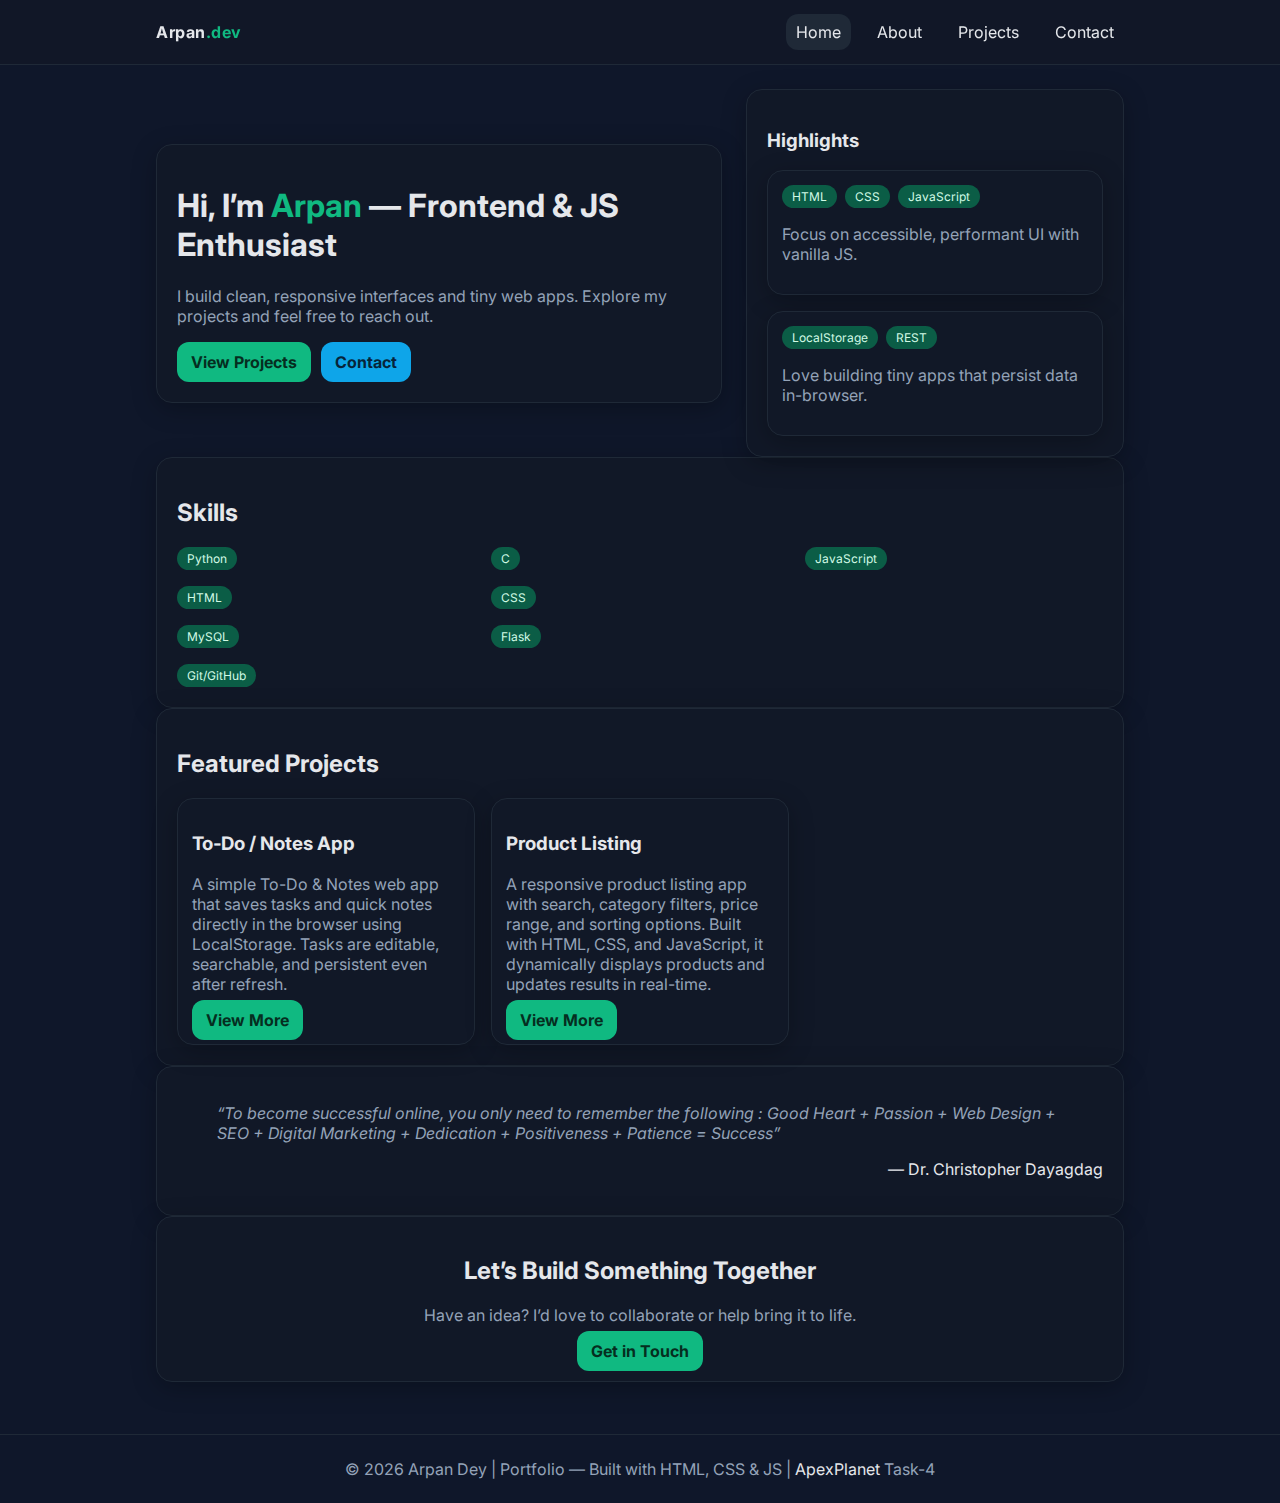
<file: 01_portfolio/index.html>
<!doctype html>
<html lang="en">
  <head>
    <meta charset="utf-8" />
    <meta name="viewport" content="width=device-width,initial-scale=1" />
    <title>Arpan • Portfolio</title>
    <link rel="preconnect" href="https://fonts.googleapis.com" />
    <link rel="preconnect" href="https://fonts.gstatic.com" crossorigin />
    <link
      href="https://fonts.googleapis.com/css2?family=Inter:wght@400;600;700&display=swap"
      rel="stylesheet"
    />
    <link rel="stylesheet" href="assets/style.css" />
  </head>
  <body>
    <nav class="nav">
      <div class="wrap">
        <div class="brand">Arpan<span>.dev</span></div>
        <div class="menu">
          <a href="index.html" style="background: #1f2937">Home</a>
          <a href="about.html">About</a>
          <a href="projects.html">Projects</a>
          <a href="contact.html">Contact</a>
        </div>
      </div>
    </nav>

    <main class="container">
      <!-- Hero Section -->
      <section class="hero">
        <div class="card">
          <h1>
            Hi, I’m <span style="color: var(--brand)">Arpan</span> — Frontend &
            JS Enthusiast
          </h1>
          <p style="color: var(--muted)">
            I build clean, responsive interfaces and tiny web apps. Explore my
            projects and feel free to reach out.
          </p>
          <div style="display: flex; gap: 10px; margin-top: 10px">
            <a class="btn" href="projects.html">View Projects</a>
            <a
              class="btn"
              style="background: #0ea5e9; color: #06243a"
              href="contact.html"
              >Contact</a
            >
          </div>
        </div>
        <div class="card">
          <h3>Highlights</h3>
          <div class="grid">
            <div class="card" style="padding: 14px">
              <span class="tag">HTML</span><span class="tag">CSS</span
              ><span class="tag">JavaScript</span>
              <p style="color: var(--muted)">
                Focus on accessible, performant UI with vanilla JS.
              </p>
            </div>
            <div class="card" style="padding: 14px">
              <span class="tag">LocalStorage</span><span class="tag">REST</span>
              <p style="color: var(--muted)">
                Love building tiny apps that persist data in-browser.
              </p>
            </div>
          </div>
        </div>
      </section>

      <!-- Skills Section -->
      <section class="card">
        <h2>Skills</h2>
        <div class="grid">
          <div class="skill"><span class="tag">Python</span></div>
          <div class="skill"><span class="tag">C</span></div>
          <div class="skill"><span class="tag">JavaScript</span></div>
          <div class="skill"><span class="tag">HTML</span></div>
          <div class="skill"><span class="tag">CSS</span></div>
          <br />
          <div class="skill"><span class="tag">MySQL</span></div>
          <div class="skill"><span class="tag">Flask</span></div>
          <br />
          <div class="skill"><span class="tag">Git/GitHub</span></div>
        </div>
      </section>

      <!-- Featured Projects -->
      <section class="card">
        <h2>Featured Projects</h2>
        <div class="grid">
          <div class="card" style="padding: 14px">
            <h3>To‑Do / Notes App</h3>
            <p style="color: var(--muted)">
              A simple To-Do & Notes web app that saves tasks and quick notes
              directly in the browser using LocalStorage. Tasks are editable,
              searchable, and persistent even after refresh.
            </p>
            <a class="btn small" href="../02_todo_notes/index.html"
              >View More</a
            >
          </div>
          <div class="card" style="padding: 14px">
            <h3>Product Listing</h3>
            <p style="color: var(--muted)">
              A responsive product listing app with search, category filters,
              price range, and sorting options. Built with HTML, CSS, and
              JavaScript, it dynamically displays products and updates results
              in real-time.
            </p>
            <a class="btn small" href="../03_product_listing/index.html"
              >View More</a
            >
          </div>
        </div>
      </section>

      <!-- Testimonials / Quote -->
      <section class="card">
        <blockquote style="font-style: italic; color: var(--muted)">
          “To become successful online, you only need to remember the following
          : Good Heart + Passion + Web Design + SEO + Digital Marketing +
          Dedication + Positiveness + Patience = Success”
        </blockquote>
        <p style="text-align: right; margin-top: 6px">
          — Dr. Christopher Dayagdag
        </p>
      </section>

      <!-- Call To Action -->
      <section class="card" style="text-align: center">
        <h2>Let’s Build Something Together</h2>
        <p style="color: var(--muted)">
          Have an idea? I’d love to collaborate or help bring it to life.
        </p>
        <a class="btn" href="contact.html">Get in Touch</a>
      </section>
    </main>

    <footer class="footer">
      © <span id="year"></span> Arpan Dey | Portfolio — Built with HTML, CSS &
      JS | <a href="https://apexplanet.in/" target="_blank">ApexPlanet</a>
      Task-4
    </footer>

    <script src="assets/app.js"></script>
  </body>
</html>
</file>
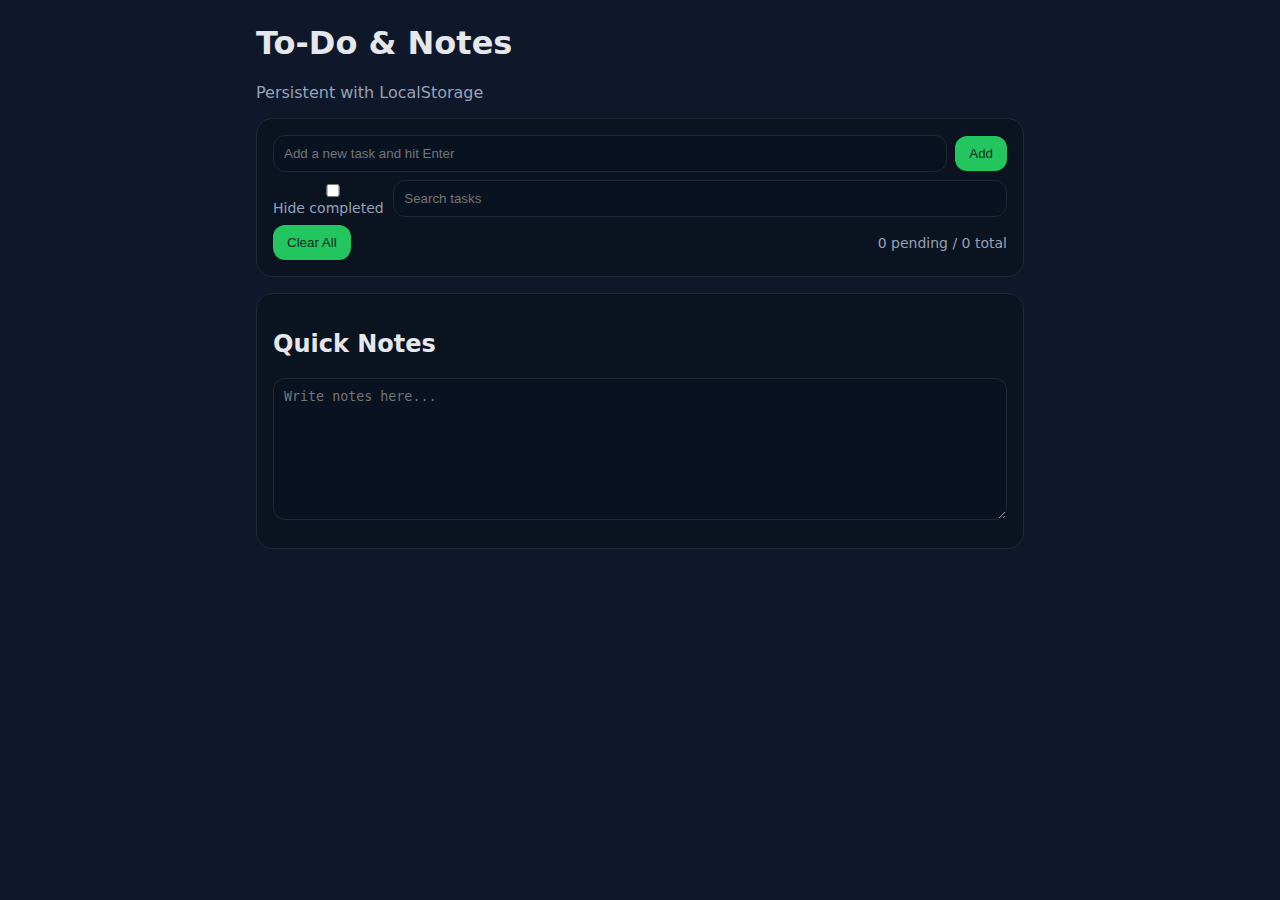
<file: 02_todo_notes/index.html>
<!doctype html>
<html lang="en">
<head>
<meta charset="utf-8">
<meta name="viewport" content="width=device-width,initial-scale=1">
<title>To‑Do & Notes (LocalStorage)</title>
<link rel="stylesheet" href="styles.css">
</head>
<body>
  <div class="app">
    <header>
      <h1>To‑Do & Notes</h1>
      <div class="sub">Persistent with LocalStorage</div>
    </header>

    <section class="card">
      <div class="row">
        <input id="taskInput" placeholder="Add a new task and hit Enter">
        <button id="addBtn">Add</button>
      </div>
      <div class="row small">
        <label><input type="checkbox" id="hideDone"> Hide completed</label>
        <input id="search" placeholder="Search tasks">
      </div>
      <ul id="list"></ul>
      <div class="row small">
        <button id="clearAll">Clear All</button>
        <span id="stats"></span>
      </div>
    </section>

    <section class="card">
      <h2>Quick Notes</h2>
      <textarea id="notes" rows="8" placeholder="Write notes here..."></textarea>
      <div class="row small"><span id="saved"></span></div>
    </section>
  </div>

<script src="app.js"></script>
</body>
</html>
</file>
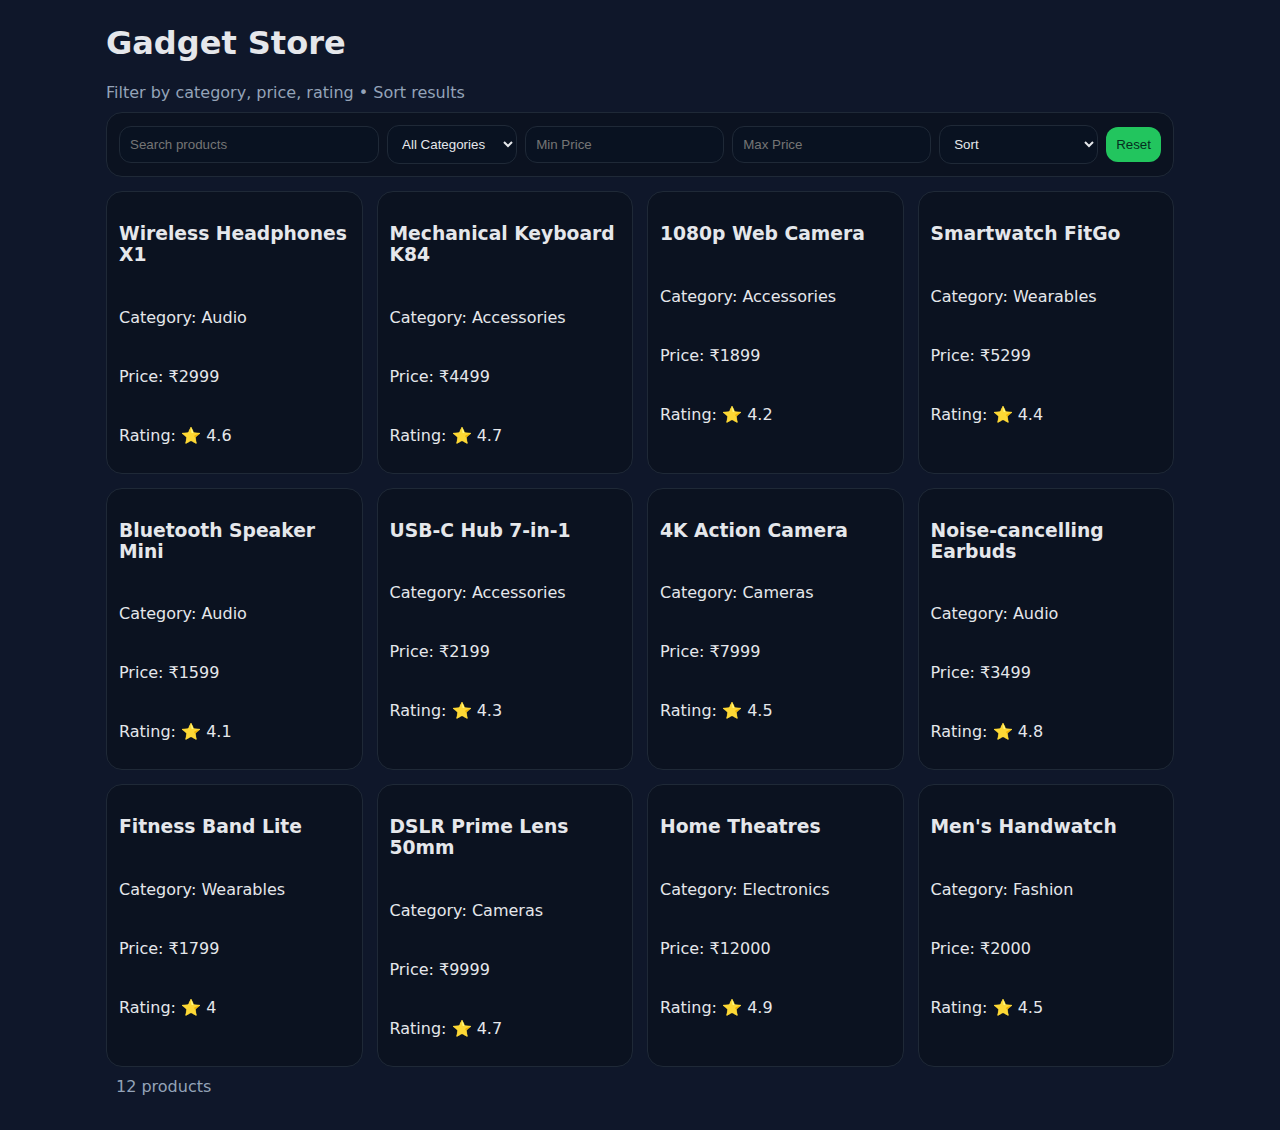
<file: 03_product_listing/index.html>
<!doctype html>
<html lang="en">
<head>
<meta charset="utf-8">
<meta name="viewport" content="width=device-width,initial-scale=1">
<title>Product Listing — Filter & Sort</title>
<link rel="stylesheet" href="styles.css">
</head>
<body>
  <div class="wrap">
    <header>
      <h1>Gadget Store</h1>
      <div class="sub">Filter by category, price, rating • Sort results</div>
    </header>

    <section class="panel">
      <input id="q" placeholder="Search products">
      <select id="category">
        <option value="">All Categories</option>
      </select>
      <input id="minPrice" type="number" placeholder="Min Price">
      <input id="maxPrice" type="number" placeholder="Max Price">
      <select id="sort">
        <option value="">Sort</option>
        <option value="price-asc">Price: Low to High</option>
        <option value="price-desc">Price: High to Low</option>
        <option value="rating-desc">Rating: High to Low</option>
      </select>
      <button id="reset">Reset</button>
    </section>

    <section id="grid" class="grid"></section>
    <footer class="footer"><span id="count"></span></footer>
  </div>

<script src="data.js"></script>
<script src="app.js"></script>
</body>
</html>
</file>
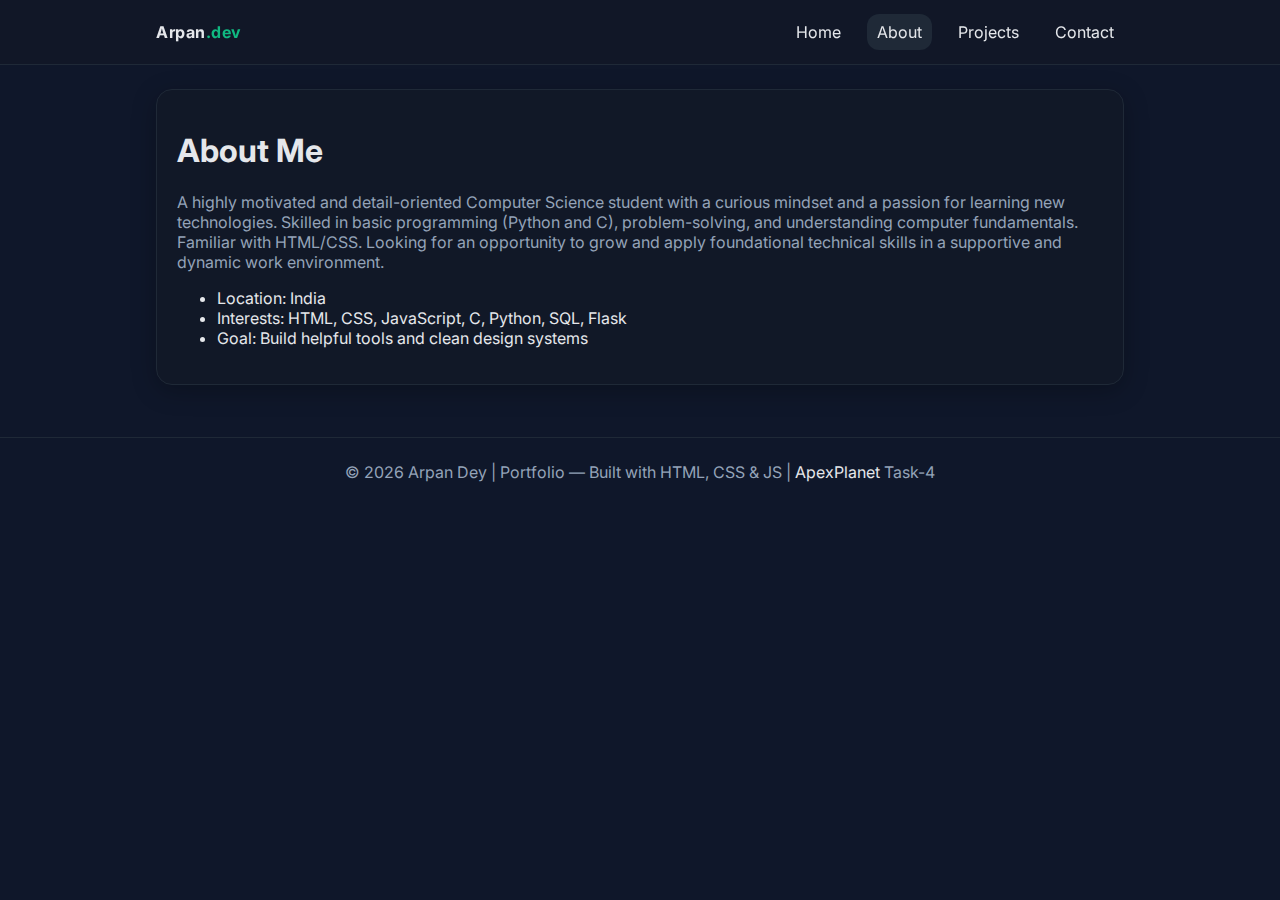
<file: 01_portfolio/about.html>
<!doctype html>
<html lang="en">
  <head>
    <meta charset="utf-8" />
    <meta name="viewport" content="width=device-width,initial-scale=1" />
    <title>About — Arpan</title>
    <link rel="preconnect" href="https://fonts.googleapis.com" />
    <link rel="preconnect" href="https://fonts.gstatic.com" crossorigin />
    <link
      href="https://fonts.googleapis.com/css2?family=Inter:wght@400;600;700&display=swap"
      rel="stylesheet"
    />
    <link rel="stylesheet" href="assets/style.css" />
  </head>
  <body>
    <nav class="nav">
      <div class="wrap">
        <div class="brand">Arpan<span>.dev</span></div>
        <div class="menu">
          <a href="index.html">Home</a>
          <a href="about.html" style="background: #1f2937">About</a>
          <a href="projects.html">Projects</a>
          <a href="contact.html">Contact</a>
        </div>
      </div>
    </nav>
    <main class="container">
      <section class="card">
        <h1>About Me</h1>
        <p style="color: var(--muted)">
          A highly motivated and detail-oriented Computer Science student with a
          curious mindset and a passion for learning new technologies. Skilled
          in basic programming (Python and C), problem-solving, and
          understanding computer fundamentals. Familiar with HTML/CSS. Looking
          for an opportunity to grow and apply foundational technical skills in
          a supportive and dynamic work environment.
        </p>
        <ul>
          <li>Location: India</li>
          <li>Interests: HTML, CSS, JavaScript, C, Python, SQL, Flask</li>
          <li>Goal: Build helpful tools and clean design systems</li>
        </ul>
      </section>
    </main>
    <footer class="footer">
      © <span id="year"></span> Arpan Dey | Portfolio — Built with HTML, CSS &
      JS | <a href="https://apexplanet.in/" target="_blank">ApexPlanet</a>
      Task-4
    </footer>
    <script src="assets/app.js"></script>
  </body>
</html>
</file>
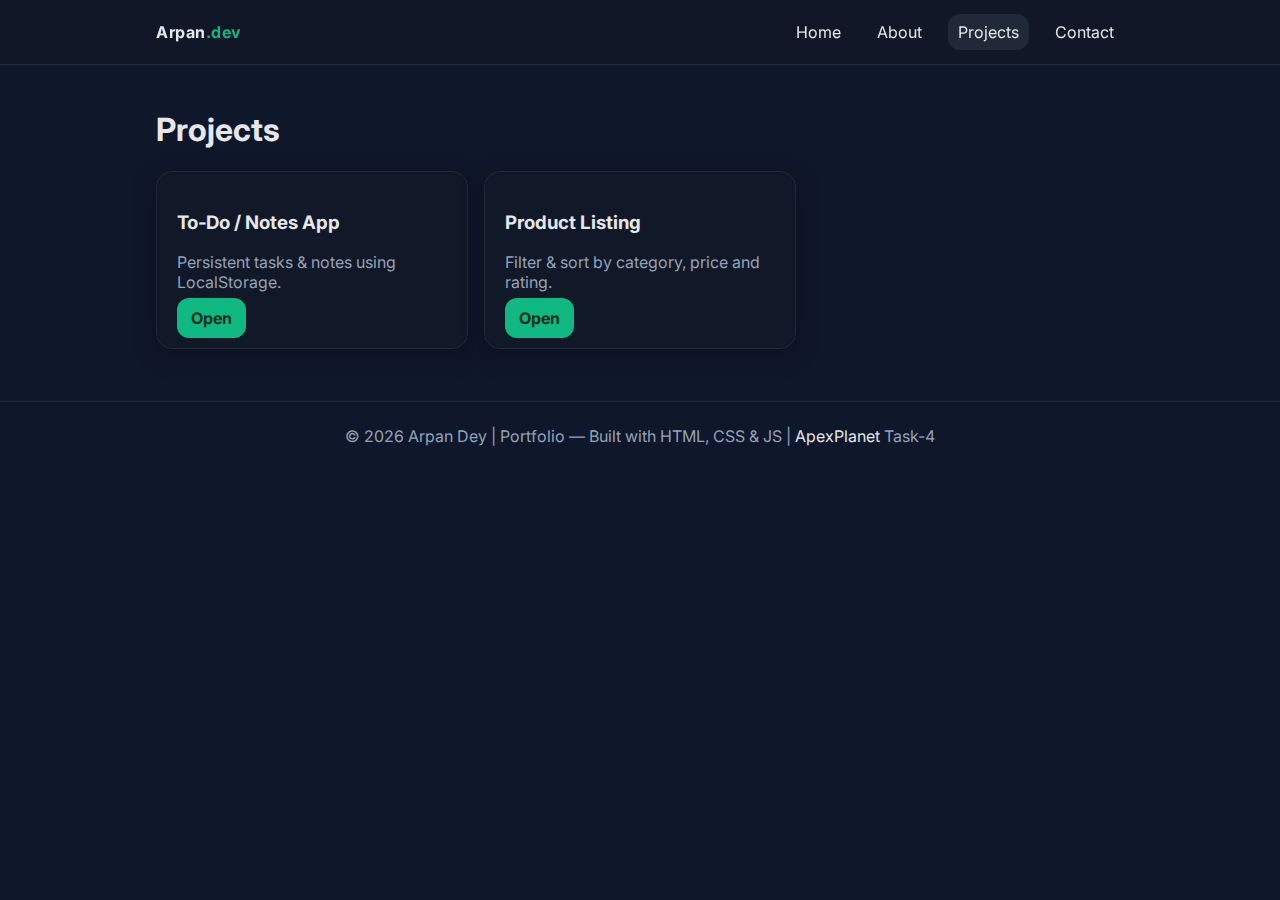
<file: 01_portfolio/projects.html>
<!doctype html>
<html lang="en">
  <head>
    <meta charset="utf-8" />
    <meta name="viewport" content="width=device-width,initial-scale=1" />
    <title>Projects — Arpan</title>
    <link rel="preconnect" href="https://fonts.googleapis.com" />
    <link rel="preconnect" href="https://fonts.gstatic.com" crossorigin />
    <link
      href="https://fonts.googleapis.com/css2?family=Inter:wght@400;600;700&display=swap"
      rel="stylesheet"
    />
    <link rel="stylesheet" href="assets/style.css" />
  </head>
  <body>
    <nav class="nav">
      <div class="wrap">
        <div class="brand">Arpan<span>.dev</span></div>
        <div class="menu">
          <a href="index.html">Home</a>
          <a href="about.html">About</a>
          <a href="projects.html" style="background: #1f2937">Projects</a>
          <a href="contact.html">Contact</a>
        </div>
      </div>
    </nav>
    <main class="container">
      <section>
        <h1>Projects</h1>
        <div class="grid">
          <div class="card">
            <h3>To‑Do / Notes App</h3>
            <p style="color: var(--muted)">
              Persistent tasks & notes using LocalStorage.
            </p>
            <a class="btn" href="../02_todo_notes/index.html">Open</a>
          </div>
          <div class="card">
            <h3>Product Listing</h3>
            <p style="color: var(--muted)">
              Filter & sort by category, price and rating.
            </p>
            <a class="btn" href="../03_product_listing/index.html">Open</a>
          </div>
        </div>
      </section>
    </main>
    <footer class="footer">
      © <span id="year"></span> Arpan Dey | Portfolio — Built with HTML, CSS &
      JS | <a href="https://apexplanet.in/" target="_blank">ApexPlanet</a>
      Task-4
    </footer>
    <script src="assets/app.js"></script>
  </body>
</html>
</file>
<file: 01_portfolio/assets/style.css>
:root {
  --bg: #0f172a; /* slate-900 */
  --card: #111827; /* gray-900 */
  --text: #e5e7eb; /* gray-200 */
  --brand: #10b981; /* emerald-500 */
  --muted: #94a3b8; /* slate-400 */
}
* {
  box-sizing: border-box;
}
html,
body {
  margin: 0;
  padding: 0;
  font-family:
    Inter,
    ui-sans-serif,
    system-ui,
    Segoe UI,
    Roboto;
  background: var(--bg);
  color: var(--text);
}
a {
  color: var(--text);
  text-decoration: none;
}
.nav {
  position: sticky;
  top: 0;
  background: rgba(17, 24, 39, 0.8);
  backdrop-filter: blur(8px);
  border-bottom: 1px solid #1f2937;
  z-index: 5;
}
.nav .wrap {
  max-width: 1000px;
  margin: auto;
  display: flex;
  align-items: center;
  justify-content: space-between;
  padding: 14px 16px;
}
.brand {
  font-weight: 700;
  letter-spacing: 0.5px;
}
.brand span {
  color: var(--brand);
}
.menu {
  display: flex;
  gap: 16px;
  align-items: center;
}
.menu a {
  padding: 8px 10px;
  border-radius: 12px;
}
.menu a:hover {
  background: #1f2937;
}
.container {
  max-width: 1000px;
  margin: auto;
  padding: 24px 16px;
}
.hero {
  display: grid;
  grid-template-columns: 1.2fr 0.8fr;
  gap: 24px;
  align-items: center;
}
.card {
  background: var(--card);
  border: 1px solid #1f2937;
  border-radius: 16px;
  padding: 20px;
  box-shadow: 0 6px 24px rgba(0, 0, 0, 0.25);
}
.btn {
  background: var(--brand);
  color: #052e1f;
  font-weight: 700;
  border: none;
  padding: 10px 14px;
  border-radius: 12px;
  cursor: pointer;
}
.grid {
  display: grid;
  grid-template-columns: repeat(auto-fill, minmax(240px, 1fr));
  gap: 16px;
}
.footer {
  border-top: 1px solid #1f2937;
  color: var(--muted);
  padding: 24px;
  text-align: center;
  margin-top: 28px;
}
.tag {
  display: inline-block;
  background: #0b5d46;
  color: #d1fae5;
  padding: 4px 10px;
  border-radius: 999px;
  font-size: 12px;
  margin-right: 8px;
}
input,
textarea {
  width: 100%;
  background: #0b1220;
  color: var(--text);
  border: 1px solid #1f2937;
  border-radius: 12px;
  padding: 10px;
}
label {
  font-size: 14px;
  color: var(--muted);
}
form .row {
  display: grid;
  grid-template-columns: 1fr 1fr;
  gap: 12px;
}
@media (max-width: 800px) {
  .hero {
    grid-template-columns: 1fr;
  }
  .menu {
    display: none;
  }
}
</file>
<file: 02_todo_notes/styles.css>
:root {
  --bg: #0f172a;
  --card: #0b1220;
  --text: #e5e7eb;
  --muted: #94a3b8;
  --accent: #22c55e;
}
* {
  box-sizing: border-box;
}
html,
body {
  margin: 0;
  background: var(--bg);
  color: var(--text);
  font-family:
    Inter,
    system-ui,
    Segoe UI,
    Roboto;
}
.app {
  max-width: 800px;
  margin: 24px auto;
  padding: 0 16px;
}
header {
  margin-bottom: 16px;
}
.sub {
  color: var(--muted);
}
.card {
  background: var(--card);
  border: 1px solid #1f2937;
  border-radius: 16px;
  padding: 16px;
  margin-bottom: 16px;
}
.row {
  display: flex;
  gap: 8px;
  align-items: center;
}
.row.small {
  justify-content: space-between;
  color: var(--muted);
  font-size: 14px;
  margin-top: 8px;
}
input,
textarea {
  width: 100%;
  background: #091221;
  color: var(--text);
  border: 1px solid #1f2937;
  border-radius: 12px;
  padding: 10px;
}
button {
  background: var(--accent);
  color: #052e1f;
  border: none;
  border-radius: 12px;
  padding: 10px 14px;
  cursor: pointer;
}
#list {
  list-style: none;
  margin: 8px 0 0;
  padding: 0;
}
.item {
  display: flex;
  align-items: center;
  gap: 10px;
  padding: 8px;
  border-bottom: 1px solid #1f2937;
}
.item.done .title {
  text-decoration: line-through;
  color: var(--muted);
}
.item .title {
  flex: 1;
}
.item .actions button {
  background: #0ea5e9;
  color: #06243a;
  margin-left: 6px;
}
.item .actions button.del {
  background: #ef4444;
  color: #220202;
}
</file>
<file: 03_product_listing/styles.css>
:root {
  --bg: #0f172a;
  --card: #0b1220;
  --text: #e5e7eb;
  --muted: #94a3b8;
  --accent: #22c55e;
}
* {
  box-sizing: border-box;
}
html,
body {
  margin: 0;
  background: var(--bg);
  color: var(--text);
  font-family:
    Inter,
    system-ui,
    Segoe UI,
    Roboto;
}
.wrap {
  max-width: 1100px;
  margin: 24px auto;
  padding: 0 16px;
}
header {
  margin-bottom: 10px;
}
.sub {
  color: var(--muted);
}
.panel {
  display: grid;
  grid-template-columns: 2fr 1fr 1fr 1fr 1fr auto;
  gap: 8px;
  align-items: center;
  background: #0b1220;
  border: 1px solid #1f2937;
  border-radius: 16px;
  padding: 12px;
  margin-bottom: 14px;
}
.grid {
  display: grid;
  grid-template-columns: repeat(auto-fill, minmax(240px, 1fr));
  gap: 14px;
}
.card {
  background: #0b1220;
  border: 1px solid #1f2937;
  border-radius: 16px;
  padding: 12px;
  display: flex;
  flex-direction: column;
  gap: 8px;
}
.price {
  font-weight: 700;
}
.rating {
  color: #fbbf24;
}
input,
select,
button {
  background: #091221;
  color: var(--text);
  border: 1px solid #1f2937;
  border-radius: 12px;
  padding: 10px;
}
button {
  background: var(--accent);
  color: #052e1f;
  border: none;
  cursor: pointer;
}
.footer {
  color: var(--muted);
  padding: 10px;
}
</file>
